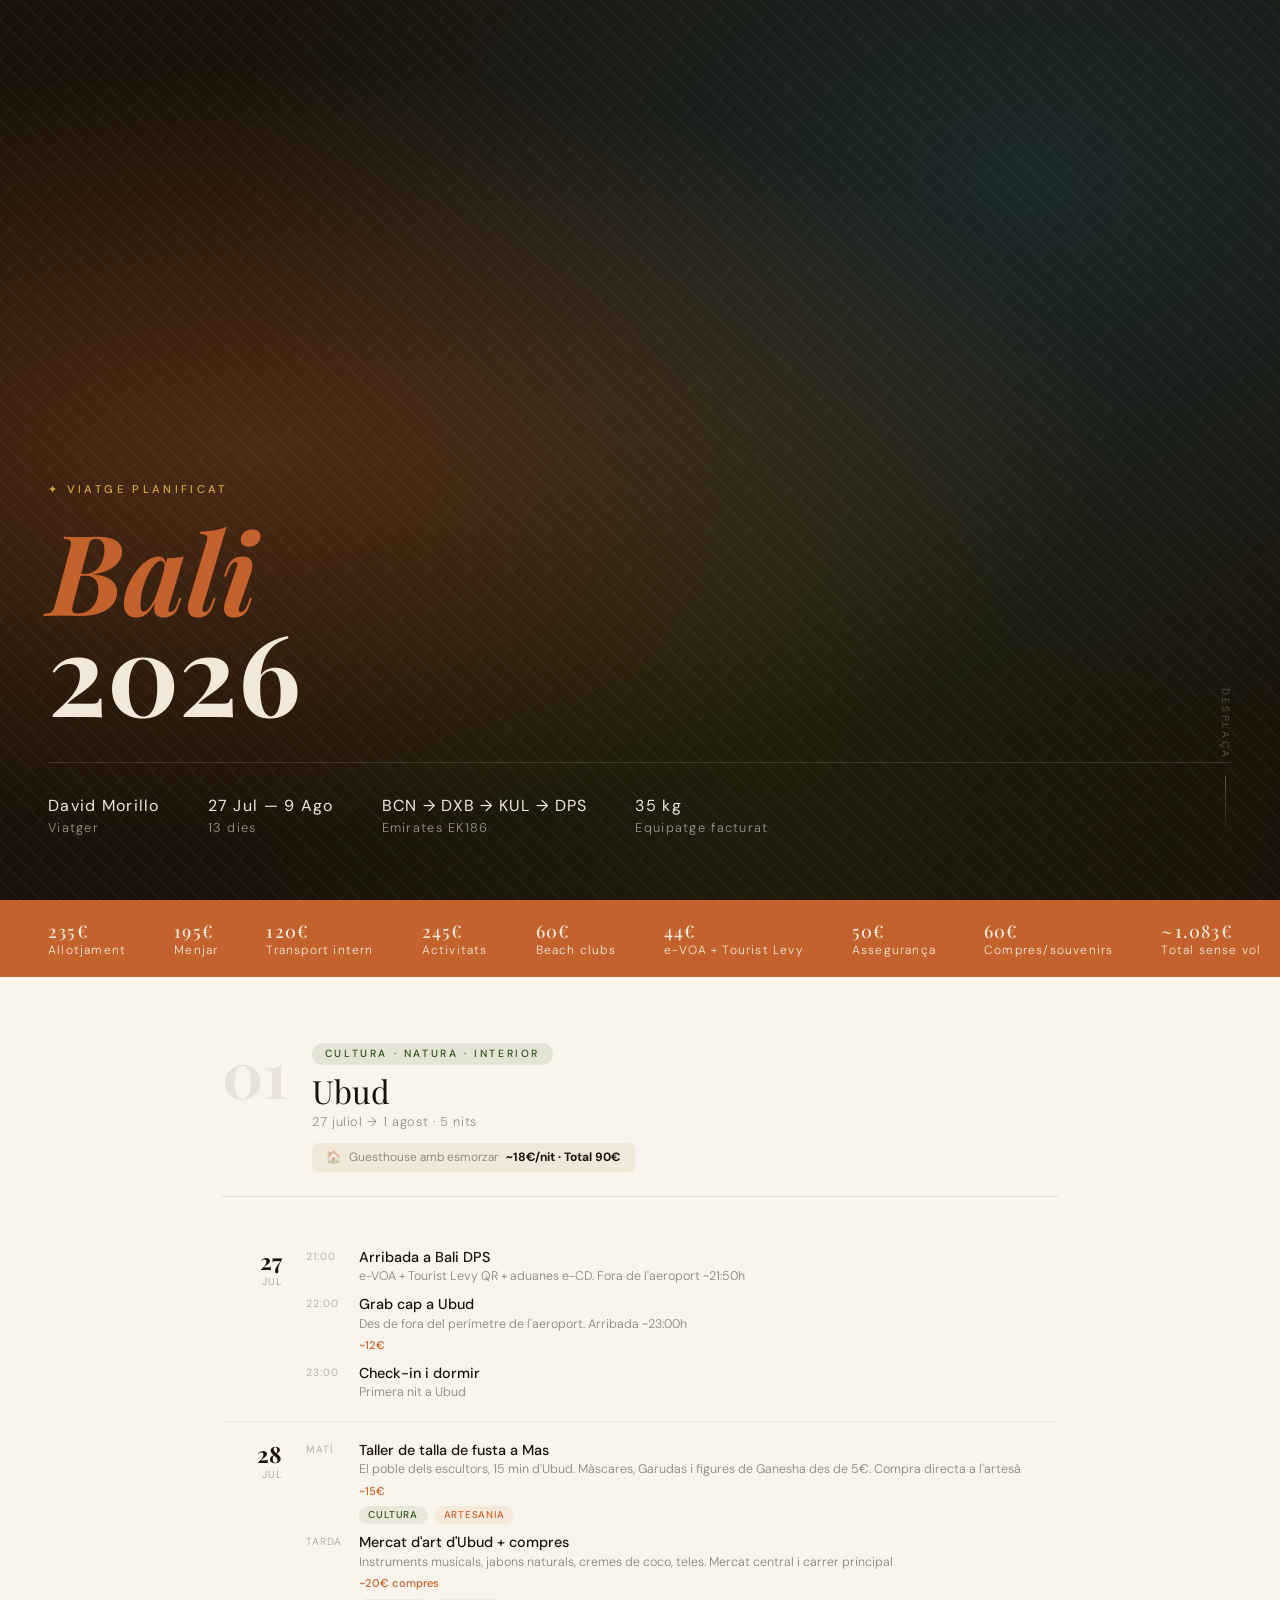
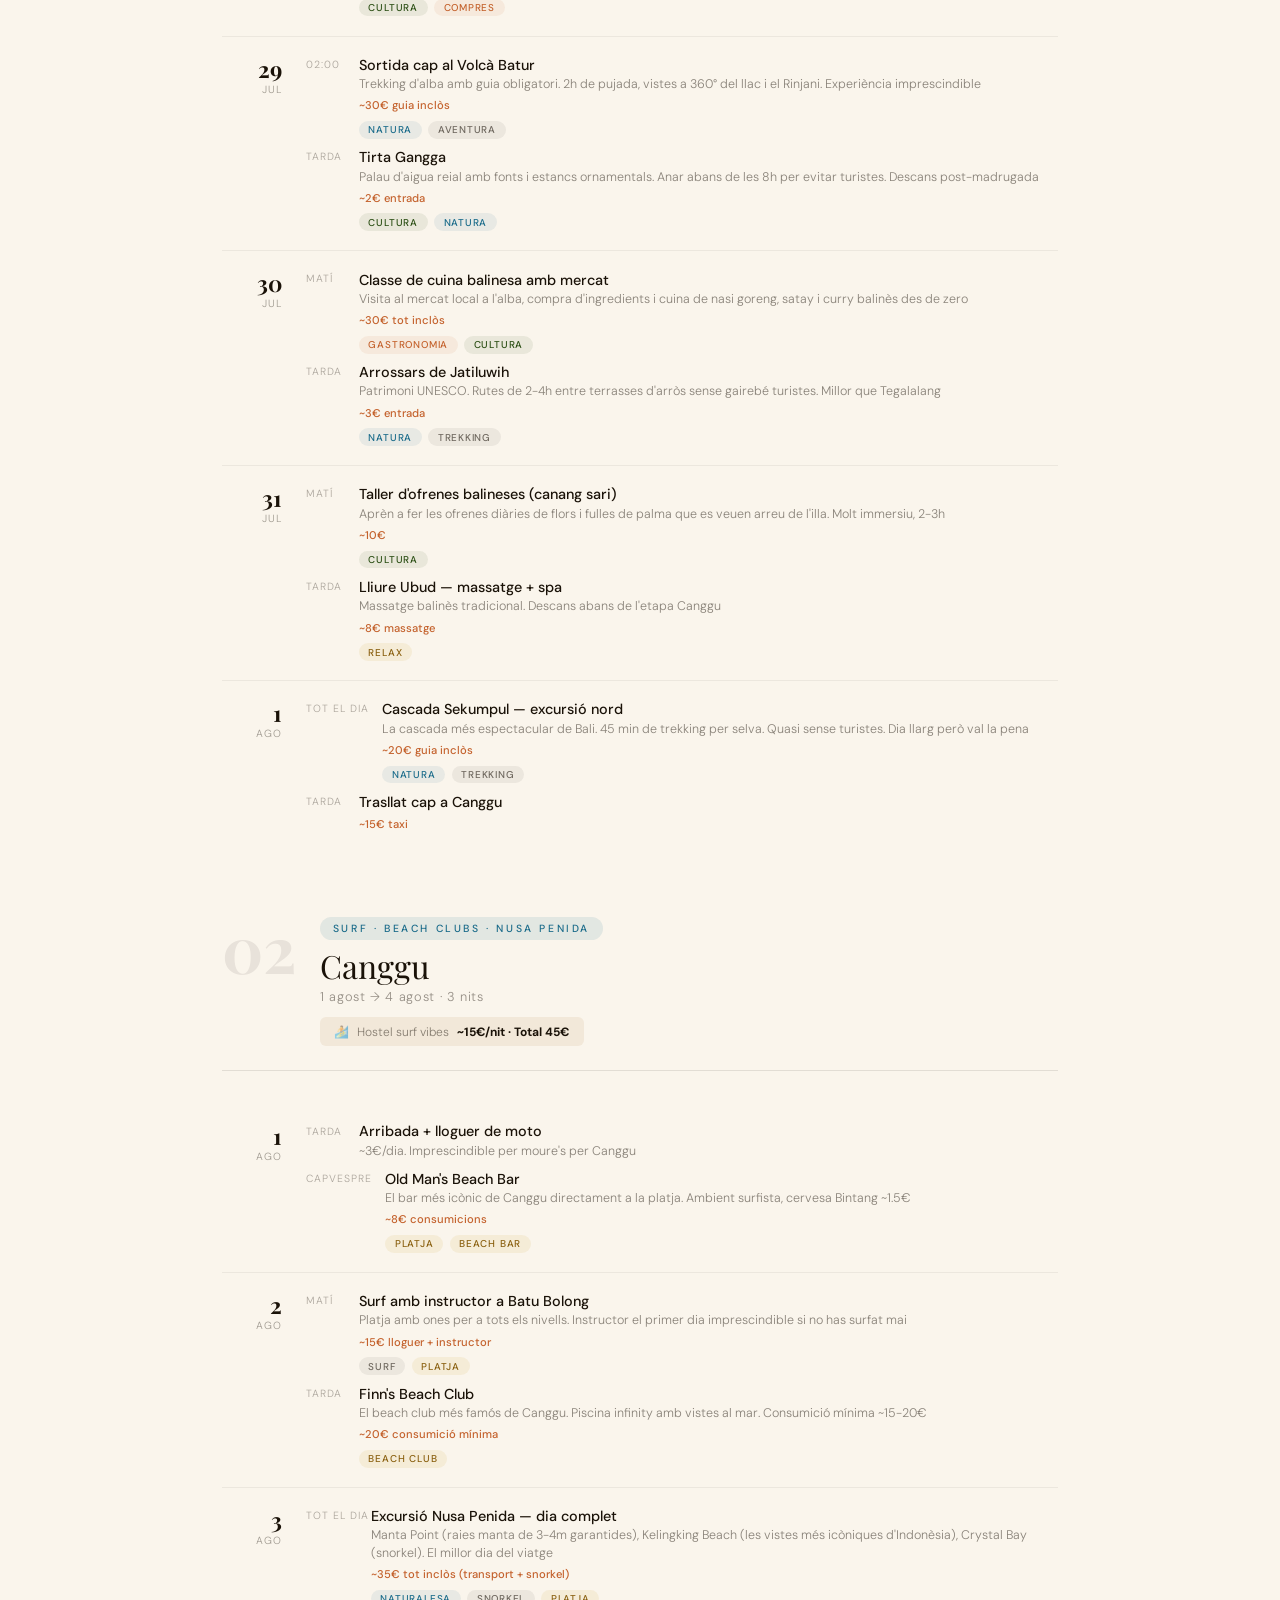
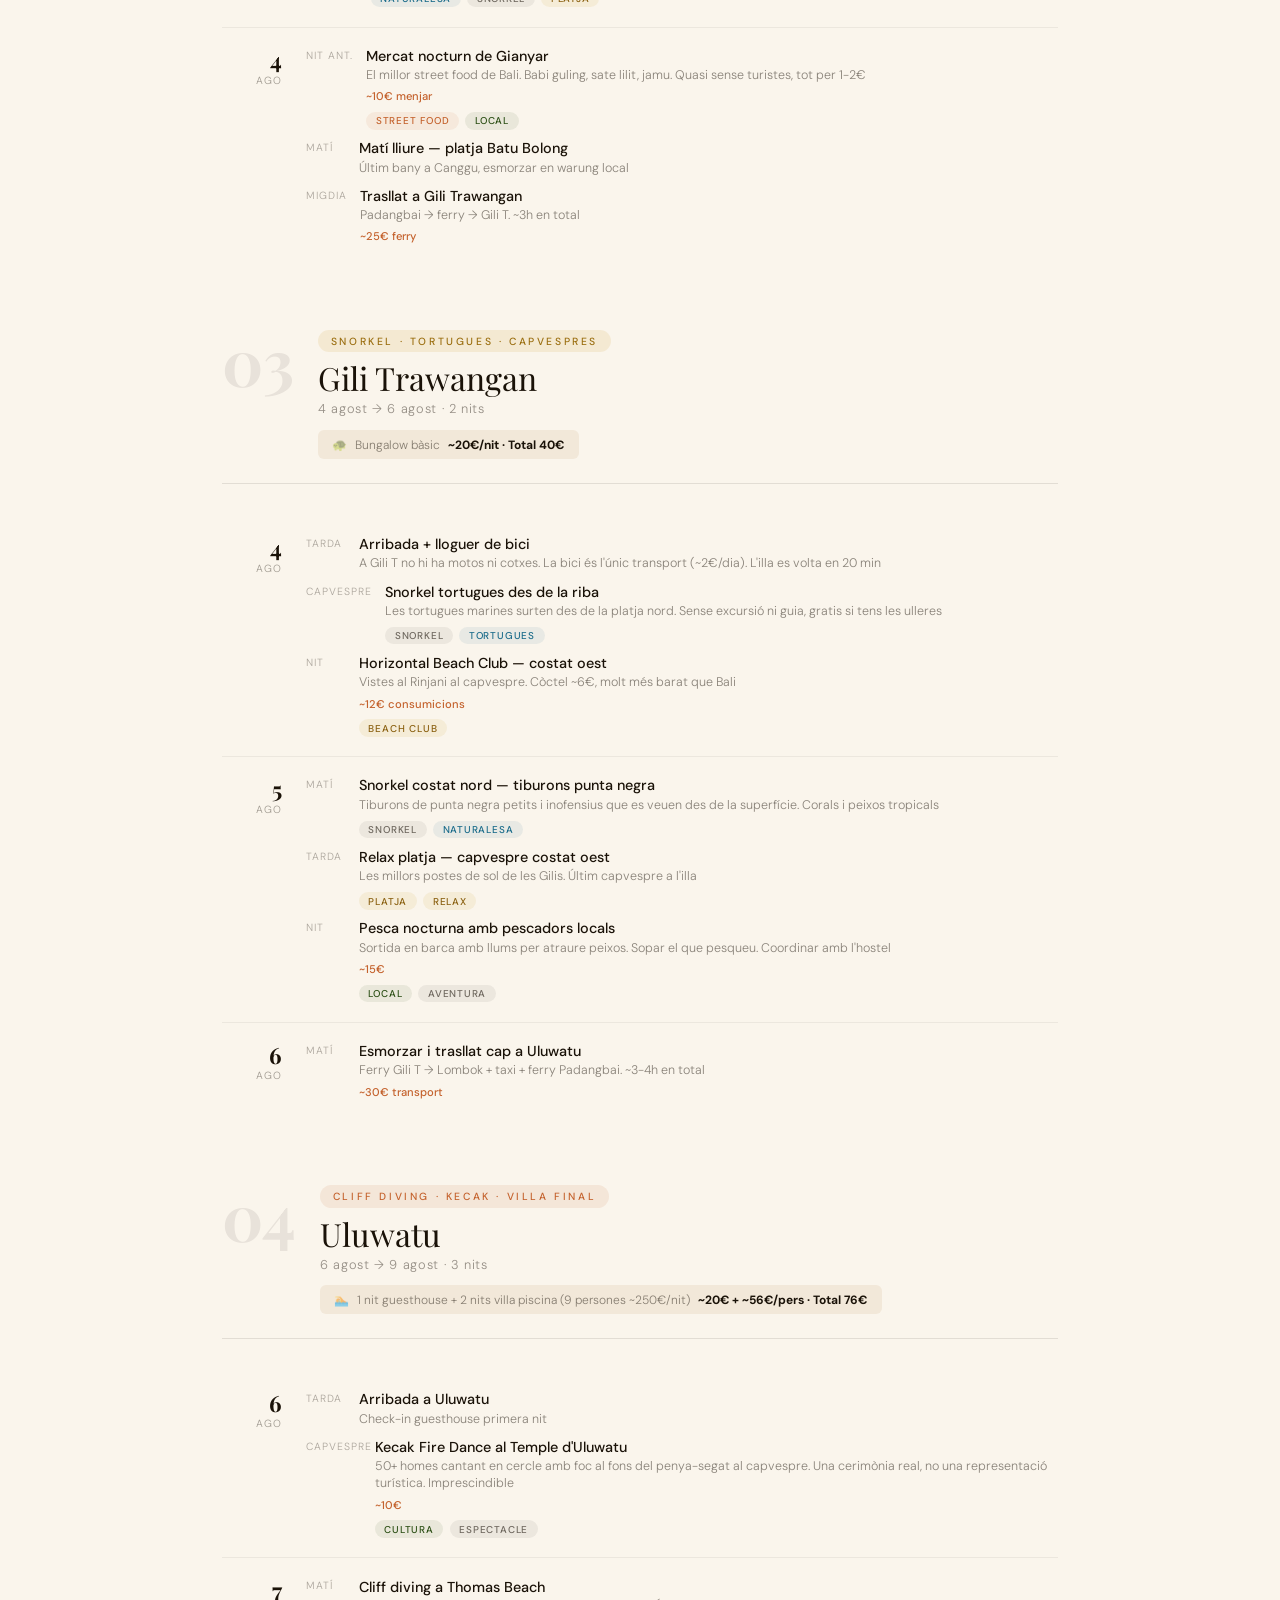
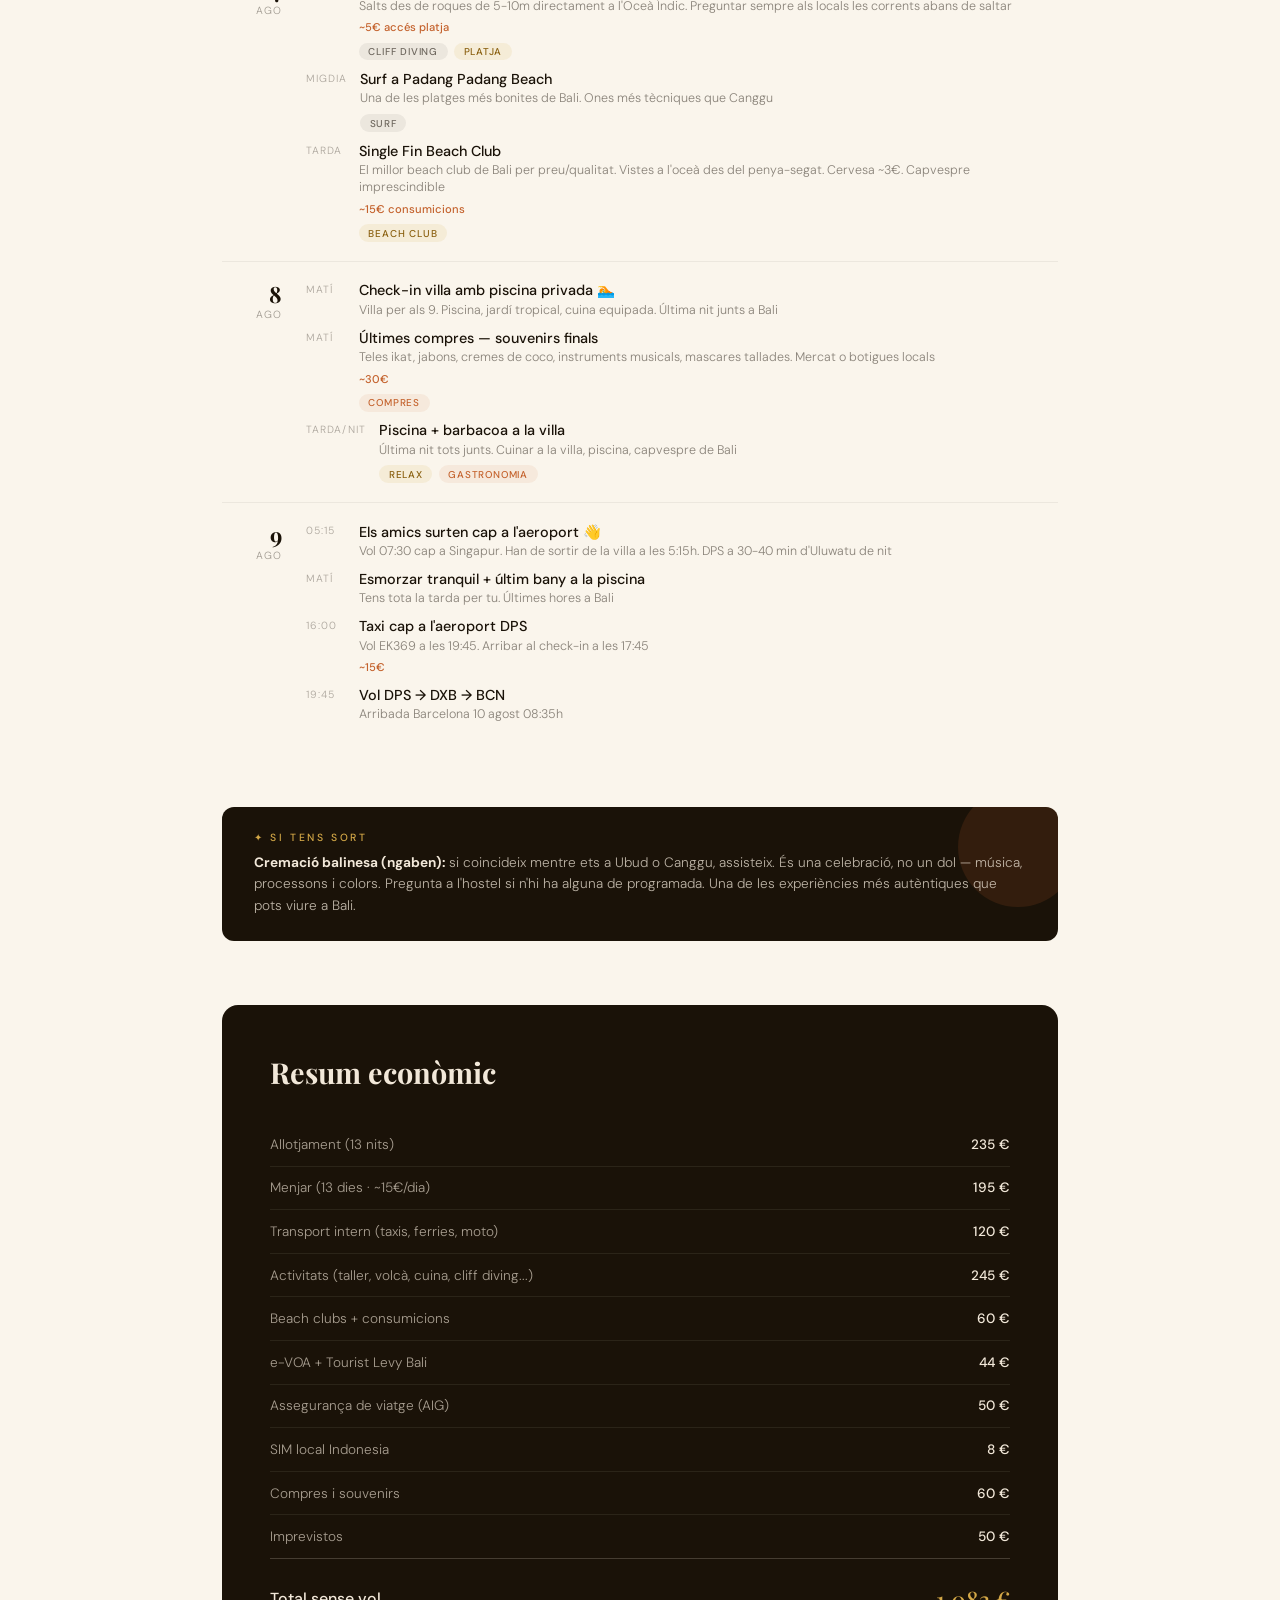
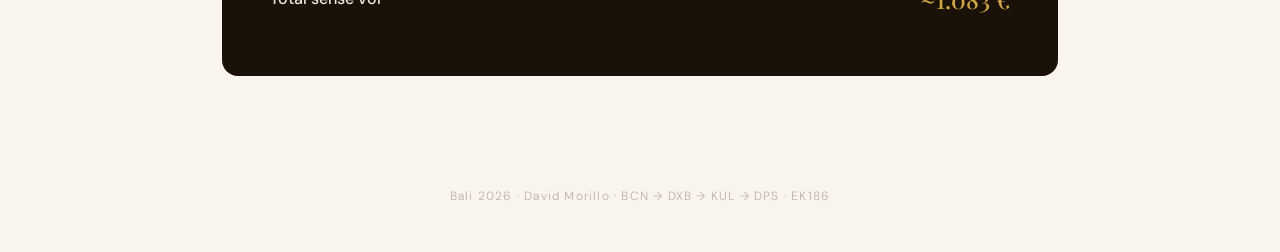
<file: bali_plan.html>
<!DOCTYPE html>
<html lang="ca">
<head>
<meta charset="UTF-8">
<meta name="viewport" content="width=device-width, initial-scale=1.0">
<title>Bali 2026 — David</title>
<link href="https://fonts.googleapis.com/css2?family=Playfair+Display:ital,wght@0,400;0,700;1,400&family=DM+Sans:wght@300;400;500&display=swap" rel="stylesheet">
<style>
  :root {
    --sand: #F2E8D9;
    --terracotta: #C4622D;
    --jungle: #2D5016;
    --ocean: #1A6B8A;
    --gold: #D4A847;
    --dark: #1A1208;
    --cream: #FAF5EC;
  }

  * { margin: 0; padding: 0; box-sizing: border-box; }

  body {
    background: var(--cream);
    color: var(--dark);
    font-family: 'DM Sans', sans-serif;
    font-weight: 300;
    overflow-x: hidden;
  }

  /* HERO */
  .hero {
    min-height: 100vh;
    background: var(--dark);
    position: relative;
    display: flex;
    flex-direction: column;
    justify-content: flex-end;
    padding: 4rem 3rem;
    overflow: hidden;
  }

  .hero::before {
    content: '';
    position: absolute;
    inset: 0;
    background: 
      radial-gradient(ellipse at 20% 50%, rgba(196,98,45,0.3) 0%, transparent 60%),
      radial-gradient(ellipse at 80% 20%, rgba(26,107,138,0.25) 0%, transparent 55%),
      radial-gradient(ellipse at 60% 80%, rgba(45,80,22,0.2) 0%, transparent 50%);
  }

  .hero-pattern {
    position: absolute;
    inset: 0;
    opacity: 0.04;
    background-image: 
      repeating-linear-gradient(45deg, #fff 0, #fff 1px, transparent 0, transparent 50%),
      repeating-linear-gradient(-45deg, #fff 0, #fff 1px, transparent 0, transparent 50%);
    background-size: 20px 20px;
  }

  .hero-badge {
    position: relative;
    display: inline-block;
    font-size: 0.7rem;
    letter-spacing: 0.3em;
    text-transform: uppercase;
    color: var(--gold);
    margin-bottom: 1.5rem;
    font-weight: 500;
  }

  .hero h1 {
    font-family: 'Playfair Display', serif;
    font-size: clamp(3.5rem, 10vw, 7rem);
    color: var(--sand);
    line-height: 0.9;
    position: relative;
  }

  .hero h1 em {
    font-style: italic;
    color: var(--terracotta);
  }

  .hero-meta {
    position: relative;
    display: flex;
    gap: 3rem;
    margin-top: 2.5rem;
    padding-top: 2rem;
    border-top: 1px solid rgba(242,232,217,0.15);
  }

  .hero-meta-item {
    color: rgba(242,232,217,0.6);
    font-size: 0.8rem;
    letter-spacing: 0.1em;
  }

  .hero-meta-item strong {
    display: block;
    color: var(--sand);
    font-size: 1rem;
    font-weight: 400;
    margin-bottom: 0.2rem;
  }

  .hero-scroll {
    position: absolute;
    right: 3rem;
    bottom: 4rem;
    writing-mode: vertical-rl;
    font-size: 0.65rem;
    letter-spacing: 0.25em;
    text-transform: uppercase;
    color: rgba(242,232,217,0.3);
    display: flex;
    align-items: center;
    gap: 1rem;
  }

  .hero-scroll::after {
    content: '';
    width: 1px;
    height: 60px;
    background: linear-gradient(to bottom, rgba(242,232,217,0.3), transparent);
  }

  /* BUDGET STRIP */
  .budget-strip {
    background: var(--terracotta);
    padding: 1.2rem 3rem;
    display: flex;
    gap: 3rem;
    overflow-x: auto;
    scrollbar-width: none;
  }

  .budget-strip::-webkit-scrollbar { display: none; }

  .budget-item {
    white-space: nowrap;
    color: var(--sand);
    font-size: 0.75rem;
    letter-spacing: 0.1em;
  }

  .budget-item strong {
    font-size: 1.1rem;
    font-weight: 500;
    display: block;
    font-family: 'Playfair Display', serif;
  }

  /* MAIN */
  main {
    max-width: 900px;
    margin: 0 auto;
    padding: 4rem 2rem;
  }

  /* ZONE HEADERS */
  .zone {
    margin-bottom: 4rem;
  }

  .zone-header {
    display: grid;
    grid-template-columns: auto 1fr;
    gap: 1.5rem;
    align-items: start;
    margin-bottom: 2rem;
    padding-bottom: 1.5rem;
    border-bottom: 1px solid rgba(26,18,8,0.1);
  }

  .zone-number {
    font-family: 'Playfair Display', serif;
    font-size: 4rem;
    line-height: 1;
    color: rgba(26,18,8,0.08);
    font-weight: 700;
    user-select: none;
  }

  .zone-info {}

  .zone-tag {
    display: inline-block;
    font-size: 0.65rem;
    letter-spacing: 0.25em;
    text-transform: uppercase;
    padding: 0.3rem 0.8rem;
    border-radius: 100px;
    margin-bottom: 0.5rem;
    font-weight: 500;
  }

  .tag-jungle { background: rgba(45,80,22,0.1); color: var(--jungle); }
  .tag-surf { background: rgba(26,107,138,0.1); color: var(--ocean); }
  .tag-island { background: rgba(212,168,71,0.15); color: #9A6E10; }
  .tag-cliff { background: rgba(196,98,45,0.1); color: var(--terracotta); }

  .zone-title {
    font-family: 'Playfair Display', serif;
    font-size: 2rem;
    font-weight: 400;
    line-height: 1.1;
  }

  .zone-dates {
    font-size: 0.8rem;
    color: rgba(26,18,8,0.45);
    margin-top: 0.3rem;
    letter-spacing: 0.05em;
  }

  .zone-stay {
    margin-top: 0.8rem;
    display: inline-flex;
    align-items: center;
    gap: 0.5rem;
    background: var(--sand);
    padding: 0.4rem 0.9rem;
    border-radius: 6px;
    font-size: 0.75rem;
  }

  .zone-stay span { color: rgba(26,18,8,0.5); }
  .zone-stay strong { color: var(--dark); }

  /* DAYS */
  .days { display: flex; flex-direction: column; gap: 0; }

  .day {
    display: grid;
    grid-template-columns: 60px 1fr;
    gap: 1.5rem;
    padding: 1.2rem 0;
    border-bottom: 1px solid rgba(26,18,8,0.06);
    opacity: 0;
    transform: translateY(12px);
    animation: fadeUp 0.4s forwards;
  }

  .day:last-child { border-bottom: none; }

  @keyframes fadeUp {
    to { opacity: 1; transform: translateY(0); }
  }

  .day-date {
    text-align: right;
    padding-top: 2px;
  }

  .day-date .dd {
    font-family: 'Playfair Display', serif;
    font-size: 1.4rem;
    font-weight: 700;
    line-height: 1;
    color: var(--dark);
  }

  .day-date .mmm {
    font-size: 0.65rem;
    letter-spacing: 0.1em;
    text-transform: uppercase;
    color: rgba(26,18,8,0.4);
    display: block;
  }

  .day-content {}

  .day-slots {
    display: flex;
    flex-direction: column;
    gap: 0.6rem;
  }

  .slot {
    display: flex;
    gap: 0.8rem;
    align-items: flex-start;
  }

  .slot-time {
    font-size: 0.65rem;
    letter-spacing: 0.1em;
    text-transform: uppercase;
    color: rgba(26,18,8,0.35);
    white-space: nowrap;
    padding-top: 2px;
    min-width: 40px;
  }

  .slot-body {}

  .slot-title {
    font-size: 0.9rem;
    font-weight: 500;
    color: var(--dark);
    line-height: 1.3;
  }

  .slot-desc {
    font-size: 0.78rem;
    color: rgba(26,18,8,0.5);
    margin-top: 0.1rem;
    line-height: 1.4;
  }

  .slot-price {
    display: inline-block;
    margin-top: 0.3rem;
    font-size: 0.7rem;
    color: var(--terracotta);
    font-weight: 500;
  }

  /* TAGS */
  .activity-tags {
    display: flex;
    flex-wrap: wrap;
    gap: 0.4rem;
    margin-top: 0.4rem;
  }

  .atag {
    font-size: 0.62rem;
    padding: 0.15rem 0.6rem;
    border-radius: 100px;
    letter-spacing: 0.08em;
    text-transform: uppercase;
    font-weight: 500;
  }

  .atag-culture { background: rgba(45,80,22,0.08); color: var(--jungle); }
  .atag-nature { background: rgba(26,107,138,0.08); color: var(--ocean); }
  .atag-beach { background: rgba(212,168,71,0.12); color: #8A6010; }
  .atag-food { background: rgba(196,98,45,0.08); color: var(--terracotta); }
  .atag-adventure { background: rgba(26,18,8,0.06); color: rgba(26,18,8,0.6); }

  /* SPECIAL NOTES */
  .note-box {
    background: var(--dark);
    color: var(--sand);
    padding: 1.5rem 2rem;
    border-radius: 12px;
    margin: 2rem 0;
    position: relative;
    overflow: hidden;
  }

  .note-box::before {
    content: '';
    position: absolute;
    top: -20px;
    right: -20px;
    width: 120px;
    height: 120px;
    border-radius: 50%;
    background: rgba(196,98,45,0.15);
  }

  .note-box .note-label {
    font-size: 0.65rem;
    letter-spacing: 0.25em;
    text-transform: uppercase;
    color: var(--gold);
    margin-bottom: 0.5rem;
    font-weight: 500;
  }

  .note-box p {
    font-size: 0.85rem;
    line-height: 1.6;
    color: rgba(242,232,217,0.75);
    position: relative;
  }

  .note-box strong {
    color: var(--sand);
  }

  /* BUDGET TABLE */
  .budget-section {
    background: var(--dark);
    color: var(--sand);
    padding: 3rem;
    border-radius: 16px;
    margin-top: 4rem;
  }

  .budget-section h2 {
    font-family: 'Playfair Display', serif;
    font-size: 1.8rem;
    margin-bottom: 2rem;
    color: var(--sand);
  }

  .budget-table { width: 100%; border-collapse: collapse; }

  .budget-table tr {
    border-bottom: 1px solid rgba(242,232,217,0.08);
  }

  .budget-table tr:last-child { border-bottom: none; }

  .budget-table td {
    padding: 0.8rem 0;
    font-size: 0.85rem;
    color: rgba(242,232,217,0.65);
  }

  .budget-table td:last-child {
    text-align: right;
    font-weight: 500;
    color: var(--sand);
  }

  .budget-total td {
    padding-top: 1.5rem !important;
    border-top: 1px solid rgba(242,232,217,0.2) !important;
    font-size: 1rem !important;
    color: var(--sand) !important;
    font-weight: 500;
  }

  .budget-total td:last-child {
    font-family: 'Playfair Display', serif;
    font-size: 1.5rem !important;
    color: var(--gold) !important;
  }

  /* FOOTER */
  footer {
    text-align: center;
    padding: 3rem;
    font-size: 0.75rem;
    color: rgba(26,18,8,0.3);
    letter-spacing: 0.1em;
  }

  /* ANIMATION DELAYS */
  .day:nth-child(1) { animation-delay: 0.05s; }
  .day:nth-child(2) { animation-delay: 0.1s; }
  .day:nth-child(3) { animation-delay: 0.15s; }
  .day:nth-child(4) { animation-delay: 0.2s; }
  .day:nth-child(5) { animation-delay: 0.25s; }
  .day:nth-child(6) { animation-delay: 0.3s; }

  @media (max-width: 600px) {
    .hero { padding: 3rem 1.5rem; }
    main { padding: 2.5rem 1.2rem; }
    .budget-strip { padding: 1rem 1.5rem; }
    .budget-section { padding: 2rem 1.5rem; }
    .hero-scroll { display: none; }
    .zone-number { font-size: 3rem; }
  }
</style>
</head>
<body>

<!-- HERO -->
<div class="hero">
  <div class="hero-pattern"></div>
  <span class="hero-badge">✦ Viatge planificat</span>
  <h1><em>Bali</em><br>2026</h1>
  <div class="hero-meta">
    <div class="hero-meta-item"><strong>David Morillo</strong>Viatger</div>
    <div class="hero-meta-item"><strong>27 Jul — 9 Ago</strong>13 dies</div>
    <div class="hero-meta-item"><strong>BCN → DXB → KUL → DPS</strong>Emirates EK186</div>
    <div class="hero-meta-item"><strong>35 kg</strong>Equipatge facturat</div>
  </div>
  <div class="hero-scroll">Desplaça</div>
</div>

<!-- BUDGET STRIP -->
<div class="budget-strip">
  <div class="budget-item"><strong>235€</strong>Allotjament</div>
  <div class="budget-item"><strong>195€</strong>Menjar</div>
  <div class="budget-item"><strong>120€</strong>Transport intern</div>
  <div class="budget-item"><strong>245€</strong>Activitats</div>
  <div class="budget-item"><strong>60€</strong>Beach clubs</div>
  <div class="budget-item"><strong>44€</strong>e-VOA + Tourist Levy</div>
  <div class="budget-item"><strong>50€</strong>Assegurança</div>
  <div class="budget-item"><strong>60€</strong>Compres/souvenirs</div>
  <div class="budget-item"><strong>~1.083€</strong>Total sense vol</div>
</div>

<main>

  <!-- ZONA 1: UBUD -->
  <div class="zone">
    <div class="zone-header">
      <div class="zone-number">01</div>
      <div class="zone-info">
        <span class="zone-tag tag-jungle">Cultura · Natura · Interior</span>
        <h2 class="zone-title">Ubud</h2>
        <div class="zone-dates">27 juliol → 1 agost · 5 nits</div>
        <div class="zone-stay">
          <span>🏠</span>
          <span>Guesthouse amb esmorzar</span>
          <strong>~18€/nit · Total 90€</strong>
        </div>
      </div>
    </div>

    <div class="days">

      <div class="day">
        <div class="day-date"><span class="dd">27</span><span class="mmm">Jul</span></div>
        <div class="day-content">
          <div class="day-slots">
            <div class="slot">
              <span class="slot-time">21:00</span>
              <div class="slot-body">
                <div class="slot-title">Arribada a Bali DPS</div>
                <div class="slot-desc">e-VOA + Tourist Levy QR + aduanes e-CD. Fora de l'aeroport ~21:50h</div>
              </div>
            </div>
            <div class="slot">
              <span class="slot-time">22:00</span>
              <div class="slot-body">
                <div class="slot-title">Grab cap a Ubud</div>
                <div class="slot-desc">Des de fora del perímetre de l'aeroport. Arribada ~23:00h</div>
                <span class="slot-price">~12€</span>
              </div>
            </div>
            <div class="slot">
              <span class="slot-time">23:00</span>
              <div class="slot-body">
                <div class="slot-title">Check-in i dormir</div>
                <div class="slot-desc">Primera nit a Ubud</div>
              </div>
            </div>
          </div>
        </div>
      </div>

      <div class="day">
        <div class="day-date"><span class="dd">28</span><span class="mmm">Jul</span></div>
        <div class="day-content">
          <div class="day-slots">
            <div class="slot">
              <span class="slot-time">Matí</span>
              <div class="slot-body">
                <div class="slot-title">Taller de talla de fusta a Mas</div>
                <div class="slot-desc">El poble dels escultors, 15 min d'Ubud. Màscares, Garudas i figures de Ganesha des de 5€. Compra directa a l'artesà</div>
                <span class="slot-price">~15€</span>
                <div class="activity-tags">
                  <span class="atag atag-culture">Cultura</span>
                  <span class="atag atag-food">Artesania</span>
                </div>
              </div>
            </div>
            <div class="slot">
              <span class="slot-time">Tarda</span>
              <div class="slot-body">
                <div class="slot-title">Mercat d'art d'Ubud + compres</div>
                <div class="slot-desc">Instruments musicals, jabons naturals, cremes de coco, teles. Mercat central i carrer principal</div>
                <span class="slot-price">~20€ compres</span>
                <div class="activity-tags">
                  <span class="atag atag-culture">Cultura</span>
                  <span class="atag atag-food">Compres</span>
                </div>
              </div>
            </div>
          </div>
        </div>
      </div>

      <div class="day">
        <div class="day-date"><span class="dd">29</span><span class="mmm">Jul</span></div>
        <div class="day-content">
          <div class="day-slots">
            <div class="slot">
              <span class="slot-time">02:00</span>
              <div class="slot-body">
                <div class="slot-title">Sortida cap al Volcà Batur</div>
                <div class="slot-desc">Trekking d'alba amb guia obligatori. 2h de pujada, vistes a 360° del llac i el Rinjani. Experiència imprescindible</div>
                <span class="slot-price">~30€ guia inclòs</span>
                <div class="activity-tags">
                  <span class="atag atag-nature">Natura</span>
                  <span class="atag atag-adventure">Aventura</span>
                </div>
              </div>
            </div>
            <div class="slot">
              <span class="slot-time">Tarda</span>
              <div class="slot-body">
                <div class="slot-title">Tirta Gangga</div>
                <div class="slot-desc">Palau d'aigua reial amb fonts i estancs ornamentals. Anar abans de les 8h per evitar turistes. Descans post-madrugada</div>
                <span class="slot-price">~2€ entrada</span>
                <div class="activity-tags">
                  <span class="atag atag-culture">Cultura</span>
                  <span class="atag atag-nature">Natura</span>
                </div>
              </div>
            </div>
          </div>
        </div>
      </div>

      <div class="day">
        <div class="day-date"><span class="dd">30</span><span class="mmm">Jul</span></div>
        <div class="day-content">
          <div class="day-slots">
            <div class="slot">
              <span class="slot-time">Matí</span>
              <div class="slot-body">
                <div class="slot-title">Classe de cuina balinesa amb mercat</div>
                <div class="slot-desc">Visita al mercat local a l'alba, compra d'ingredients i cuina de nasi goreng, satay i curry balinès des de zero</div>
                <span class="slot-price">~30€ tot inclòs</span>
                <div class="activity-tags">
                  <span class="atag atag-food">Gastronomia</span>
                  <span class="atag atag-culture">Cultura</span>
                </div>
              </div>
            </div>
            <div class="slot">
              <span class="slot-time">Tarda</span>
              <div class="slot-body">
                <div class="slot-title">Arrossars de Jatiluwih</div>
                <div class="slot-desc">Patrimoni UNESCO. Rutes de 2-4h entre terrasses d'arròs sense gairebé turistes. Millor que Tegalalang</div>
                <span class="slot-price">~3€ entrada</span>
                <div class="activity-tags">
                  <span class="atag atag-nature">Natura</span>
                  <span class="atag atag-adventure">Trekking</span>
                </div>
              </div>
            </div>
          </div>
        </div>
      </div>

      <div class="day">
        <div class="day-date"><span class="dd">31</span><span class="mmm">Jul</span></div>
        <div class="day-content">
          <div class="day-slots">
            <div class="slot">
              <span class="slot-time">Matí</span>
              <div class="slot-body">
                <div class="slot-title">Taller d'ofrenes balineses (canang sari)</div>
                <div class="slot-desc">Aprèn a fer les ofrenes diàries de flors i fulles de palma que es veuen arreu de l'illa. Molt immersiu, 2-3h</div>
                <span class="slot-price">~10€</span>
                <div class="activity-tags">
                  <span class="atag atag-culture">Cultura</span>
                </div>
              </div>
            </div>
            <div class="slot">
              <span class="slot-time">Tarda</span>
              <div class="slot-body">
                <div class="slot-title">Lliure Ubud — massatge + spa</div>
                <div class="slot-desc">Massatge balinès tradicional. Descans abans de l'etapa Canggu</div>
                <span class="slot-price">~8€ massatge</span>
                <div class="activity-tags">
                  <span class="atag atag-beach">Relax</span>
                </div>
              </div>
            </div>
          </div>
        </div>
      </div>

      <div class="day">
        <div class="day-date"><span class="dd">1</span><span class="mmm">Ago</span></div>
        <div class="day-content">
          <div class="day-slots">
            <div class="slot">
              <span class="slot-time">Tot el dia</span>
              <div class="slot-body">
                <div class="slot-title">Cascada Sekumpul — excursió nord</div>
                <div class="slot-desc">La cascada més espectacular de Bali. 45 min de trekking per selva. Quasi sense turistes. Dia llarg però val la pena</div>
                <span class="slot-price">~20€ guia inclòs</span>
                <div class="activity-tags">
                  <span class="atag atag-nature">Natura</span>
                  <span class="atag atag-adventure">Trekking</span>
                </div>
              </div>
            </div>
            <div class="slot">
              <span class="slot-time">Tarda</span>
              <div class="slot-body">
                <div class="slot-title">Trasllat cap a Canggu</div>
                <span class="slot-price">~15€ taxi</span>
              </div>
            </div>
          </div>
        </div>
      </div>

    </div>
  </div>

  <!-- ZONA 2: CANGGU -->
  <div class="zone">
    <div class="zone-header">
      <div class="zone-number">02</div>
      <div class="zone-info">
        <span class="zone-tag tag-surf">Surf · Beach clubs · Nusa Penida</span>
        <h2 class="zone-title">Canggu</h2>
        <div class="zone-dates">1 agost → 4 agost · 3 nits</div>
        <div class="zone-stay">
          <span>🏄</span>
          <span>Hostel surf vibes</span>
          <strong>~15€/nit · Total 45€</strong>
        </div>
      </div>
    </div>

    <div class="days">

      <div class="day">
        <div class="day-date"><span class="dd">1</span><span class="mmm">Ago</span></div>
        <div class="day-content">
          <div class="day-slots">
            <div class="slot">
              <span class="slot-time">Tarda</span>
              <div class="slot-body">
                <div class="slot-title">Arribada + lloguer de moto</div>
                <div class="slot-desc">~3€/dia. Imprescindible per moure's per Canggu</div>
              </div>
            </div>
            <div class="slot">
              <span class="slot-time">Capvespre</span>
              <div class="slot-body">
                <div class="slot-title">Old Man's Beach Bar</div>
                <div class="slot-desc">El bar més icònic de Canggu directament a la platja. Ambient surfista, cervesa Bintang ~1.5€</div>
                <span class="slot-price">~8€ consumicions</span>
                <div class="activity-tags">
                  <span class="atag atag-beach">Platja</span>
                  <span class="atag atag-beach">Beach bar</span>
                </div>
              </div>
            </div>
          </div>
        </div>
      </div>

      <div class="day">
        <div class="day-date"><span class="dd">2</span><span class="mmm">Ago</span></div>
        <div class="day-content">
          <div class="day-slots">
            <div class="slot">
              <span class="slot-time">Matí</span>
              <div class="slot-body">
                <div class="slot-title">Surf amb instructor a Batu Bolong</div>
                <div class="slot-desc">Platja amb ones per a tots els nivells. Instructor el primer dia imprescindible si no has surfat mai</div>
                <span class="slot-price">~15€ lloguer + instructor</span>
                <div class="activity-tags">
                  <span class="atag atag-adventure">Surf</span>
                  <span class="atag atag-beach">Platja</span>
                </div>
              </div>
            </div>
            <div class="slot">
              <span class="slot-time">Tarda</span>
              <div class="slot-body">
                <div class="slot-title">Finn's Beach Club</div>
                <div class="slot-desc">El beach club més famós de Canggu. Piscina infinity amb vistes al mar. Consumició mínima ~15-20€</div>
                <span class="slot-price">~20€ consumició mínima</span>
                <div class="activity-tags">
                  <span class="atag atag-beach">Beach club</span>
                </div>
              </div>
            </div>
          </div>
        </div>
      </div>

      <div class="day">
        <div class="day-date"><span class="dd">3</span><span class="mmm">Ago</span></div>
        <div class="day-content">
          <div class="day-slots">
            <div class="slot">
              <span class="slot-time">Tot el dia</span>
              <div class="slot-body">
                <div class="slot-title">Excursió Nusa Penida — dia complet</div>
                <div class="slot-desc">Manta Point (raies manta de 3-4m garantides), Kelingking Beach (les vistes més icòniques d'Indonèsia), Crystal Bay (snorkel). El millor dia del viatge</div>
                <span class="slot-price">~35€ tot inclòs (transport + snorkel)</span>
                <div class="activity-tags">
                  <span class="atag atag-nature">Naturalesa</span>
                  <span class="atag atag-adventure">Snorkel</span>
                  <span class="atag atag-beach">Platja</span>
                </div>
              </div>
            </div>
          </div>
        </div>
      </div>

      <div class="day">
        <div class="day-date"><span class="dd">4</span><span class="mmm">Ago</span></div>
        <div class="day-content">
          <div class="day-slots">
            <div class="slot">
              <span class="slot-time">Nit ant.</span>
              <div class="slot-body">
                <div class="slot-title">Mercat nocturn de Gianyar</div>
                <div class="slot-desc">El millor street food de Bali. Babi guling, sate lilit, jamu. Quasi sense turistes, tot per 1-2€</div>
                <span class="slot-price">~10€ menjar</span>
                <div class="activity-tags">
                  <span class="atag atag-food">Street food</span>
                  <span class="atag atag-culture">Local</span>
                </div>
              </div>
            </div>
            <div class="slot">
              <span class="slot-time">Matí</span>
              <div class="slot-body">
                <div class="slot-title">Matí lliure — platja Batu Bolong</div>
                <div class="slot-desc">Últim bany a Canggu, esmorzar en warung local</div>
              </div>
            </div>
            <div class="slot">
              <span class="slot-time">Migdia</span>
              <div class="slot-body">
                <div class="slot-title">Trasllat a Gili Trawangan</div>
                <div class="slot-desc">Padangbai → ferry → Gili T. ~3h en total</div>
                <span class="slot-price">~25€ ferry</span>
              </div>
            </div>
          </div>
        </div>
      </div>

    </div>
  </div>

  <!-- ZONA 3: GILI T -->
  <div class="zone">
    <div class="zone-header">
      <div class="zone-number">03</div>
      <div class="zone-info">
        <span class="zone-tag tag-island">Snorkel · Tortugues · Capvespres</span>
        <h2 class="zone-title">Gili Trawangan</h2>
        <div class="zone-dates">4 agost → 6 agost · 2 nits</div>
        <div class="zone-stay">
          <span>🐢</span>
          <span>Bungalow bàsic</span>
          <strong>~20€/nit · Total 40€</strong>
        </div>
      </div>
    </div>

    <div class="days">

      <div class="day">
        <div class="day-date"><span class="dd">4</span><span class="mmm">Ago</span></div>
        <div class="day-content">
          <div class="day-slots">
            <div class="slot">
              <span class="slot-time">Tarda</span>
              <div class="slot-body">
                <div class="slot-title">Arribada + lloguer de bici</div>
                <div class="slot-desc">A Gili T no hi ha motos ni cotxes. La bici és l'únic transport (~2€/dia). L'illa es volta en 20 min</div>
              </div>
            </div>
            <div class="slot">
              <span class="slot-time">Capvespre</span>
              <div class="slot-body">
                <div class="slot-title">Snorkel tortugues des de la riba</div>
                <div class="slot-desc">Les tortugues marines surten des de la platja nord. Sense excursió ni guia, gratis si tens les ulleres</div>
                <div class="activity-tags">
                  <span class="atag atag-adventure">Snorkel</span>
                  <span class="atag atag-nature">Tortugues</span>
                </div>
              </div>
            </div>
            <div class="slot">
              <span class="slot-time">Nit</span>
              <div class="slot-body">
                <div class="slot-title">Horizontal Beach Club — costat oest</div>
                <div class="slot-desc">Vistes al Rinjani al capvespre. Còctel ~6€, molt més barat que Bali</div>
                <span class="slot-price">~12€ consumicions</span>
                <div class="activity-tags">
                  <span class="atag atag-beach">Beach club</span>
                </div>
              </div>
            </div>
          </div>
        </div>
      </div>

      <div class="day">
        <div class="day-date"><span class="dd">5</span><span class="mmm">Ago</span></div>
        <div class="day-content">
          <div class="day-slots">
            <div class="slot">
              <span class="slot-time">Matí</span>
              <div class="slot-body">
                <div class="slot-title">Snorkel costat nord — tiburons punta negra</div>
                <div class="slot-desc">Tiburons de punta negra petits i inofensius que es veuen des de la superfície. Corals i peixos tropicals</div>
                <div class="activity-tags">
                  <span class="atag atag-adventure">Snorkel</span>
                  <span class="atag atag-nature">Naturalesa</span>
                </div>
              </div>
            </div>
            <div class="slot">
              <span class="slot-time">Tarda</span>
              <div class="slot-body">
                <div class="slot-title">Relax platja — capvespre costat oest</div>
                <div class="slot-desc">Les millors postes de sol de les Gilis. Últim capvespre a l'illa</div>
                <div class="activity-tags">
                  <span class="atag atag-beach">Platja</span>
                  <span class="atag atag-beach">Relax</span>
                </div>
              </div>
            </div>
            <div class="slot">
              <span class="slot-time">Nit</span>
              <div class="slot-body">
                <div class="slot-title">Pesca nocturna amb pescadors locals</div>
                <div class="slot-desc">Sortida en barca amb llums per atraure peixos. Sopar el que pesqueu. Coordinar amb l'hostel</div>
                <span class="slot-price">~15€</span>
                <div class="activity-tags">
                  <span class="atag atag-culture">Local</span>
                  <span class="atag atag-adventure">Aventura</span>
                </div>
              </div>
            </div>
          </div>
        </div>
      </div>

      <div class="day">
        <div class="day-date"><span class="dd">6</span><span class="mmm">Ago</span></div>
        <div class="day-content">
          <div class="day-slots">
            <div class="slot">
              <span class="slot-time">Matí</span>
              <div class="slot-body">
                <div class="slot-title">Esmorzar i trasllat cap a Uluwatu</div>
                <div class="slot-desc">Ferry Gili T → Lombok + taxi + ferry Padangbai. ~3-4h en total</div>
                <span class="slot-price">~30€ transport</span>
              </div>
            </div>
          </div>
        </div>
      </div>

    </div>
  </div>

  <!-- ZONA 4: ULUWATU + VILLA -->
  <div class="zone">
    <div class="zone-header">
      <div class="zone-number">04</div>
      <div class="zone-info">
        <span class="zone-tag tag-cliff">Cliff diving · Kecak · Villa final</span>
        <h2 class="zone-title">Uluwatu</h2>
        <div class="zone-dates">6 agost → 9 agost · 3 nits</div>
        <div class="zone-stay">
          <span>🏊</span>
          <span>1 nit guesthouse + 2 nits villa piscina (9 persones ~250€/nit)</span>
          <strong>~20€ + ~56€/pers · Total 76€</strong>
        </div>
      </div>
    </div>

    <div class="days">

      <div class="day">
        <div class="day-date"><span class="dd">6</span><span class="mmm">Ago</span></div>
        <div class="day-content">
          <div class="day-slots">
            <div class="slot">
              <span class="slot-time">Tarda</span>
              <div class="slot-body">
                <div class="slot-title">Arribada a Uluwatu</div>
                <div class="slot-desc">Check-in guesthouse primera nit</div>
              </div>
            </div>
            <div class="slot">
              <span class="slot-time">Capvespre</span>
              <div class="slot-body">
                <div class="slot-title">Kecak Fire Dance al Temple d'Uluwatu</div>
                <div class="slot-desc">50+ homes cantant en cercle amb foc al fons del penya-segat al capvespre. Una cerimònia real, no una representació turística. Imprescindible</div>
                <span class="slot-price">~10€</span>
                <div class="activity-tags">
                  <span class="atag atag-culture">Cultura</span>
                  <span class="atag atag-adventure">Espectacle</span>
                </div>
              </div>
            </div>
          </div>
        </div>
      </div>

      <div class="day">
        <div class="day-date"><span class="dd">7</span><span class="mmm">Ago</span></div>
        <div class="day-content">
          <div class="day-slots">
            <div class="slot">
              <span class="slot-time">Matí</span>
              <div class="slot-body">
                <div class="slot-title">Cliff diving a Thomas Beach</div>
                <div class="slot-desc">Salts des de roques de 5-10m directament a l'Oceà Índic. Preguntar sempre als locals les corrents abans de saltar</div>
                <span class="slot-price">~5€ accés platja</span>
                <div class="activity-tags">
                  <span class="atag atag-adventure">Cliff diving</span>
                  <span class="atag atag-beach">Platja</span>
                </div>
              </div>
            </div>
            <div class="slot">
              <span class="slot-time">Migdia</span>
              <div class="slot-body">
                <div class="slot-title">Surf a Padang Padang Beach</div>
                <div class="slot-desc">Una de les platges més bonites de Bali. Ones més tècniques que Canggu</div>
                <div class="activity-tags">
                  <span class="atag atag-adventure">Surf</span>
                </div>
              </div>
            </div>
            <div class="slot">
              <span class="slot-time">Tarda</span>
              <div class="slot-body">
                <div class="slot-title">Single Fin Beach Club</div>
                <div class="slot-desc">El millor beach club de Bali per preu/qualitat. Vistes a l'oceà des del penya-segat. Cervesa ~3€. Capvespre imprescindible</div>
                <span class="slot-price">~15€ consumicions</span>
                <div class="activity-tags">
                  <span class="atag atag-beach">Beach club</span>
                </div>
              </div>
            </div>
          </div>
        </div>
      </div>

      <div class="day">
        <div class="day-date"><span class="dd">8</span><span class="mmm">Ago</span></div>
        <div class="day-content">
          <div class="day-slots">
            <div class="slot">
              <span class="slot-time">Matí</span>
              <div class="slot-body">
                <div class="slot-title">Check-in villa amb piscina privada 🏊</div>
                <div class="slot-desc">Villa per als 9. Piscina, jardí tropical, cuina equipada. Última nit junts a Bali</div>
              </div>
            </div>
            <div class="slot">
              <span class="slot-time">Matí</span>
              <div class="slot-body">
                <div class="slot-title">Últimes compres — souvenirs finals</div>
                <div class="slot-desc">Teles ikat, jabons, cremes de coco, instruments musicals, mascares tallades. Mercat o botigues locals</div>
                <span class="slot-price">~30€</span>
                <div class="activity-tags">
                  <span class="atag atag-food">Compres</span>
                </div>
              </div>
            </div>
            <div class="slot">
              <span class="slot-time">Tarda/Nit</span>
              <div class="slot-body">
                <div class="slot-title">Piscina + barbacoa a la villa</div>
                <div class="slot-desc">Última nit tots junts. Cuinar a la villa, piscina, capvespre de Bali</div>
                <div class="activity-tags">
                  <span class="atag atag-beach">Relax</span>
                  <span class="atag atag-food">Gastronomia</span>
                </div>
              </div>
            </div>
          </div>
        </div>
      </div>

      <div class="day">
        <div class="day-date"><span class="dd">9</span><span class="mmm">Ago</span></div>
        <div class="day-content">
          <div class="day-slots">
            <div class="slot">
              <span class="slot-time">05:15</span>
              <div class="slot-body">
                <div class="slot-title">Els amics surten cap a l'aeroport 👋</div>
                <div class="slot-desc">Vol 07:30 cap a Singapur. Han de sortir de la villa a les 5:15h. DPS a 30-40 min d'Uluwatu de nit</div>
              </div>
            </div>
            <div class="slot">
              <span class="slot-time">Matí</span>
              <div class="slot-body">
                <div class="slot-title">Esmorzar tranquil + últim bany a la piscina</div>
                <div class="slot-desc">Tens tota la tarda per tu. Últimes hores a Bali</div>
              </div>
            </div>
            <div class="slot">
              <span class="slot-time">16:00</span>
              <div class="slot-body">
                <div class="slot-title">Taxi cap a l'aeroport DPS</div>
                <div class="slot-desc">Vol EK369 a les 19:45. Arribar al check-in a les 17:45</div>
                <span class="slot-price">~15€</span>
              </div>
            </div>
            <div class="slot">
              <span class="slot-time">19:45</span>
              <div class="slot-body">
                <div class="slot-title">Vol DPS → DXB → BCN</div>
                <div class="slot-desc">Arribada Barcelona 10 agost 08:35h</div>
              </div>
            </div>
          </div>
        </div>
      </div>

    </div>
  </div>

  <!-- CREMACIÓ NOTE -->
  <div class="note-box">
    <div class="note-label">✦ Si tens sort</div>
    <p><strong>Cremació balinesa (ngaben):</strong> si coincideix mentre ets a Ubud o Canggu, assisteix. És una celebració, no un dol — música, processons i colors. Pregunta a l'hostel si n'hi ha alguna de programada. Una de les experiències més autèntiques que pots viure a Bali.</p>
  </div>

  <!-- BUDGET -->
  <div class="budget-section">
    <h2>Resum econòmic</h2>
    <table class="budget-table">
      <tr><td>Allotjament (13 nits)</td><td>235 €</td></tr>
      <tr><td>Menjar (13 dies · ~15€/dia)</td><td>195 €</td></tr>
      <tr><td>Transport intern (taxis, ferries, moto)</td><td>120 €</td></tr>
      <tr><td>Activitats (taller, volcà, cuina, cliff diving...)</td><td>245 €</td></tr>
      <tr><td>Beach clubs + consumicions</td><td>60 €</td></tr>
      <tr><td>e-VOA + Tourist Levy Bali</td><td>44 €</td></tr>
      <tr><td>Assegurança de viatge (AIG)</td><td>50 €</td></tr>
      <tr><td>SIM local Indonesia</td><td>8 €</td></tr>
      <tr><td>Compres i souvenirs</td><td>60 €</td></tr>
      <tr><td>Imprevistos</td><td>50 €</td></tr>
      <tr class="budget-total"><td>Total sense vol</td><td>~1.083 €</td></tr>
    </table>
  </div>

</main>

<footer>
  Bali 2026 · David Morillo · BCN → DXB → KUL → DPS · EK186
</footer>

</body>
</html>
</file>
